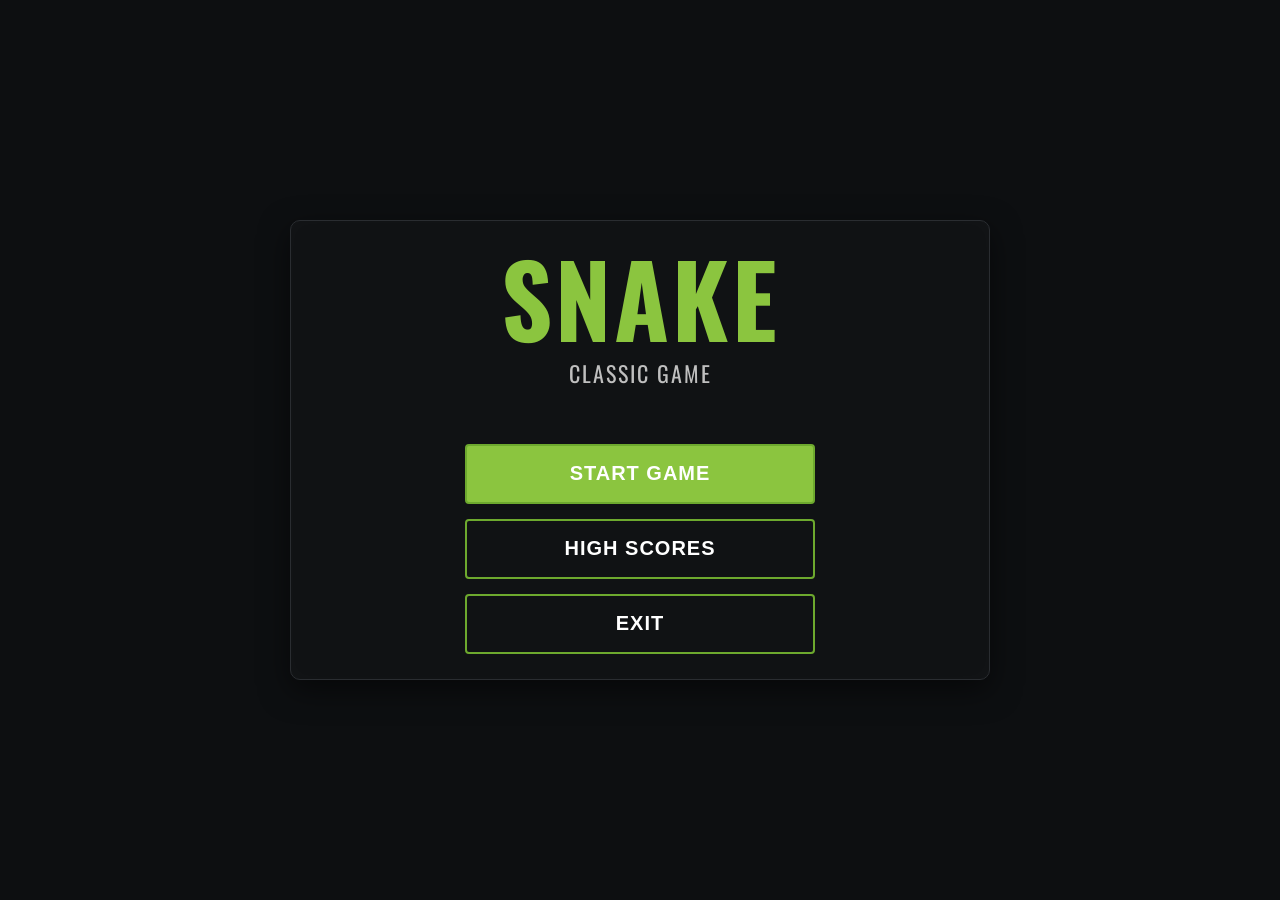
<file: STAGE/1/index.html>
<!DOCTYPE html>
<html lang="en">
<head>
    <meta charset="UTF-8">
    <meta name="viewport" content="width=device-width, initial-scale=1.0">
    <title>Snake Game</title>
    <link rel="stylesheet" href="style.css">
    <link href="https://fonts.googleapis.com/css2?family=Oswald:wght@400;600;700&display=swap" rel="stylesheet">
</head>
<body>

<div class="menu-container">
    <h1>SNAKE</h1>
    <p class="subtitle">CLASSIC GAME</p>

    <div class="buttons">
        <button class="btn start" onclick="startGame()">START GAME</button>
        <button class="btn" onclick="showScores()">HIGH SCORES</button>
        <button class="btn" onclick="exitGame()">EXIT</button>
    </div>
</div>

<script>
function startGame() {
    window.location.href = "../2/index.html";
}

function showScores() {
    const best = localStorage.getItem("snakeBest") || 0;
    alert("HIGH SCORE: " + best);
}

function exitGame() {
    window.close();
}
</script>

</body>
</html>
</file>
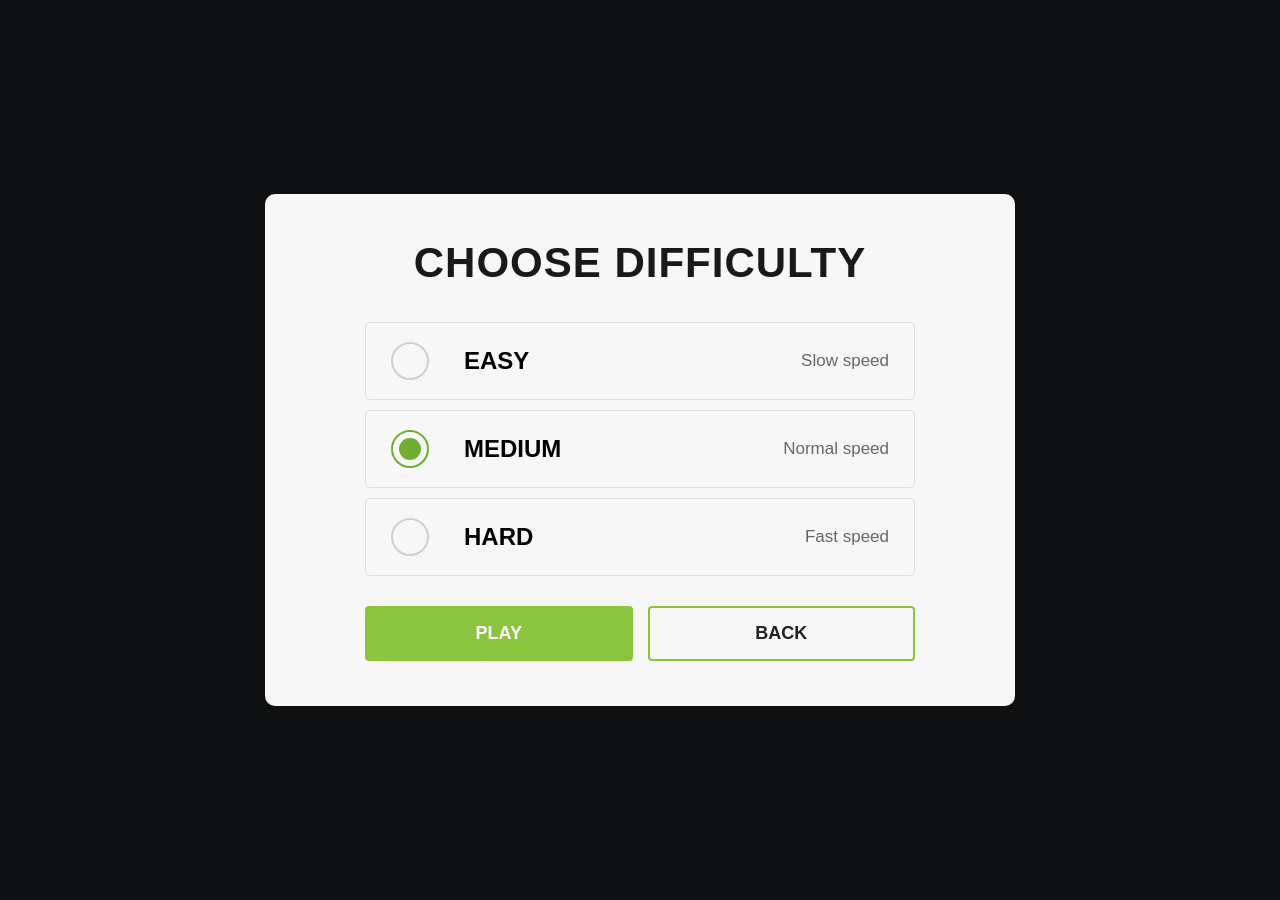
<file: STAGE/2/index.html>
<!DOCTYPE html>
<html lang="en">
<head>
    <meta charset="UTF-8">
    <meta name="viewport" content="width=device-width, initial-scale=1.0">
    <title>Snake - Choose Difficulty</title>
    <link rel="stylesheet" href="style.css">
</head>
<body>

<div class="difficulty-screen">

    <h1>CHOOSE DIFFICULTY</h1>

    <div class="difficulty-list">

        <label class="difficulty">
            <input type="radio" name="difficulty" value="easy">
            <span class="radio"></span>
            <span class="difficulty-name">EASY</span>
            <span class="difficulty-description">Slow speed</span>
        </label>

        <label class="difficulty">
            <input type="radio" name="difficulty" value="medium" checked>
            <span class="radio"></span>
            <span class="difficulty-name">MEDIUM</span>
            <span class="difficulty-description">Normal speed</span>
        </label>

        <label class="difficulty">
            <input type="radio" name="difficulty" value="hard">
            <span class="radio"></span>
            <span class="difficulty-name">HARD</span>
            <span class="difficulty-description">Fast speed</span>
        </label>

    </div>

    <div class="difficulty-buttons">
        <button class="play-btn" onclick="startGame()">PLAY</button>
        <button class="back-btn" onclick="goBack()">BACK</button>
    </div>

</div>

<script>
function startGame() {
    const selected = document.querySelector('input[name="difficulty"]:checked');
    window.location.href = "../3/index.html?difficulty=" + selected.value;
}

function goBack() {
    window.location.href = "../1/index.html";
}
</script>

</body>
</html>
</file>
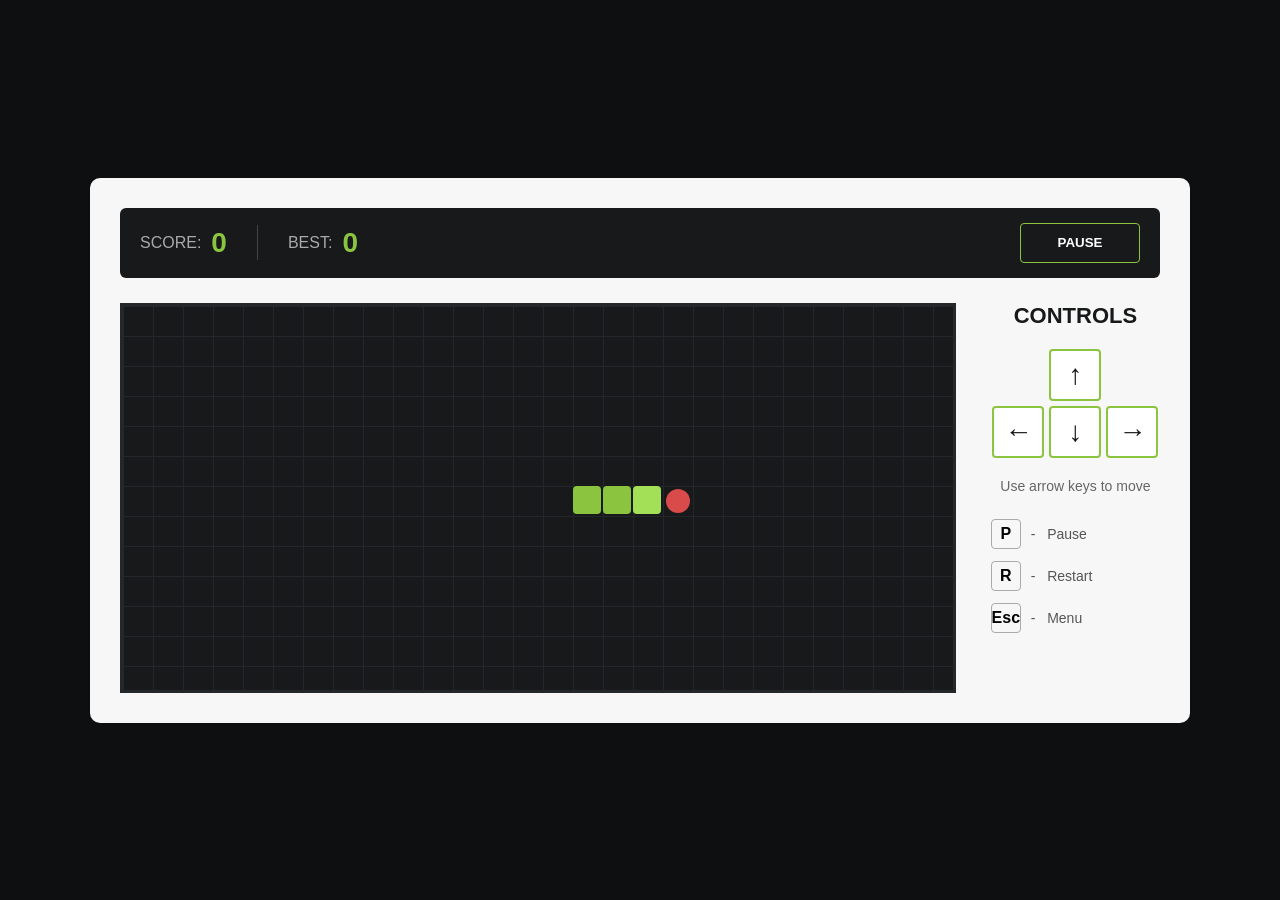
<file: STAGE/3/index.html>
<!DOCTYPE html>
<html lang="en">
<head>
    <meta charset="UTF-8">
    <meta name="viewport" content="width=device-width, initial-scale=1.0">
    <title>Snake Gameplay</title>
    <link rel="stylesheet" href="style.css">
</head>
<body>

<div class="game-panel">

    <div class="score-bar">

        <div class="score-item">
            <span>SCORE:</span>
            <strong id="score">0</strong>
        </div>

        <div class="divider"></div>

        <div class="score-item">
            <span>BEST:</span>
            <strong id="best">0</strong>
        </div>

        <button class="pause" id="pauseButton">PAUSE</button>

    </div>

    <div class="game-content">

        <div class="board" id="board">
            <div class="food" id="food"></div>
            <div class="snake" id="snake"></div>
        </div>

        <div class="controls">

            <h2>CONTROLS</h2>

            <div class="arrow up">↑</div>

            <div class="arrow-row">
                <div class="arrow">←</div>
                <div class="arrow">↓</div>
                <div class="arrow">→</div>
            </div>

            <p class="instruction">Use arrow keys to move</p>

            <div class="commands">
                <div>
                    <span>P</span>
                    <label>- &nbsp; Pause</label>
                </div>

                <div>
                    <span>R</span>
                    <label>- &nbsp; Restart</label>
                </div>

                <div>
                    <span>Esc</span>
                    <label>- &nbsp; Menu</label>
                </div>
            </div>

        </div>

    </div>

</div>

<script src="../js/game.js"></script>

</body>
</html>
</file>
<file: STAGE/1/style.css>
* {
    margin: 0;
    padding: 0;
    box-sizing: border-box;
}

body {
    font-family: "Oswald", sans-serif;
    background: #0d0f11;
    height: 100vh;
    display: flex;
    justify-content: center;
    align-items: center;
}

.menu-container {
    width: 700px;
    height: 460px;
    background: #101214;
    border: 1px solid #2a2d31;
    border-radius: 10px;
    display: flex;
    flex-direction: column;
    align-items: center;
    justify-content: center;
    box-shadow:
        inset 0 0 20px rgba(255,255,255,.02),
        0 10px 30px rgba(0,0,0,.5);
}

h1 {
    color: #8bc53f;
    font-size: 100px;
    letter-spacing: 3px;
    line-height: 1;
    font-weight: 700;
}

.subtitle {
    margin-top: 10px;
    margin-bottom: 55px;
    color: #bfbfbf;
    font-size: 22px;
    letter-spacing: 2px;
}

.buttons {
    width: 350px;
    display: flex;
    flex-direction: column;
    gap: 15px;
}

.btn {
    height: 60px;
    background: transparent;
    color: white;
    border: 2px solid #6da92e;
    border-radius: 4px;
    font-size: 20px;
    font-weight: 600;
    letter-spacing: 1px;
    cursor: pointer;
    transition: .25s;
}

.start {
    background: #8bc53f;
}

.start:hover,
.btn:hover {
    background: #8bc53f;
    color: #111;
}
</file>
<file: STAGE/2/style.css>
* {
    margin: 0;
    padding: 0;
    box-sizing: border-box;
}

body {
    min-height: 100vh;
    background: #0d0f11;
    font-family: Arial, Helvetica, sans-serif;
    display: flex;
    justify-content: center;
    align-items: center;
}

.difficulty-screen {
    width: 750px;
    min-height: 490px;
    background: #f7f7f7;
    border-radius: 10px;
    padding: 45px 100px;
    display: flex;
    flex-direction: column;
}

.difficulty-screen h1 {
    text-align: center;
    color: #17191b;
    font-family: Impact, "Arial Narrow", sans-serif;
    font-size: 42px;
    letter-spacing: 1px;
    margin-bottom: 35px;
}

.difficulty-list {
    display: flex;
    flex-direction: column;
    gap: 10px;
}

.difficulty {
    height: 78px;
    border: 1px solid #dedede;
    border-radius: 4px;
    display: flex;
    align-items: center;
    padding: 0 25px;
    cursor: pointer;
    transition: .2s;
}

.difficulty:hover {
    background: #eeeeee;
}

.difficulty input {
    display: none;
}

.radio {
    width: 38px;
    height: 38px;
    border: 2px solid #cfcfcf;
    border-radius: 50%;
    position: relative;
    margin-right: 35px;
}

.difficulty input:checked + .radio {
    border-color: #6fae32;
}

.difficulty input:checked + .radio::after {
    content: "";
    position: absolute;
    width: 22px;
    height: 22px;
    background: #6fae32;
    border-radius: 50%;
    top: 50%;
    left: 50%;
    transform: translate(-50%, -50%);
}

.difficulty-name {
    font-size: 24px;
    font-weight: bold;
}

.difficulty-description {
    margin-left: auto;
    color: #666;
    font-size: 17px;
}

.difficulty-buttons {
    margin-top: 30px;
    display: flex;
    gap: 15px;
}

.play-btn,
.back-btn {
    height: 55px;
    flex: 1;
    border-radius: 4px;
    font-size: 18px;
    font-weight: bold;
    cursor: pointer;
}

.play-btn {
    background: #8bc53f;
    border: 2px solid #8bc53f;
    color: white;
}

.back-btn {
    background: transparent;
    border: 2px solid #8bc53f;
    color: #222;
}

.play-btn:hover,
.back-btn:hover {
    background: #6fae32;
    color: white;
}
</file>
<file: STAGE/3/style.css>
* {
    margin: 0;
    padding: 0;
    box-sizing: border-box;
}

body {
    min-height: 100vh;
    background: #0d0f11;
    font-family: Arial, Helvetica, sans-serif;
    display: flex;
    justify-content: center;
    align-items: center;
}

.game-panel {
    width: 1100px;
    background: #f7f7f7;
    border-radius: 10px;
    padding: 30px;
}

.score-bar {
    height: 70px;
    display: flex;
    align-items: center;
    padding: 0 20px;
    background: #17191b;
    border-radius: 6px;
    color: white;
}

.score-item {
    display: flex;
    align-items: center;
    gap: 10px;
}

.score-item span {
    font-size: 16px;
    color: #aaa;
}

.score-item strong {
    font-size: 28px;
    color: #8bc53f;
}

.divider {
    width: 1px;
    height: 35px;
    background: #444;
    margin: 0 30px;
}

.pause {
    margin-left: auto;
    width: 120px;
    height: 40px;
    border: 1px solid #8bc53f;
    background: transparent;
    color: white;
    border-radius: 4px;
    cursor: pointer;
    font-weight: bold;
}

.pause:hover {
    background: #8bc53f;
    color: #111;
}

.game-content {
    display: flex;
    gap: 35px;
    margin-top: 25px;
}

.board {
    width: 840px;
    height: 390px;
    background-color: #17191b;
    position: relative;
    overflow: hidden;
    border: 3px solid #25282b;
    background-image:
        linear-gradient(#24272a 1px, transparent 1px),
        linear-gradient(90deg, #24272a 1px, transparent 1px);
    background-size: 30px 30px;
}

.snake {
    position: absolute;
    left: 0;
    top: 0;
    width: 100%;
    height: 100%;
}

.snake-part {
    position: absolute;
    width: 28px;
    height: 28px;
    background: #8bc53f;
    border-radius: 4px;
}

.snake-head {
    background: #a4df58;
}

.food {
    position: absolute;
    width: 24px;
    height: 24px;
    background: #d94a4a;
    border-radius: 50%;
    margin-left: 3px;
    margin-top: 3px;
}

.controls {
    width: 170px;
    display: flex;
    flex-direction: column;
    align-items: center;
}

.controls h2 {
    font-size: 22px;
    color: #17191b;
    margin-bottom: 20px;
}

.arrow {
    width: 52px;
    height: 52px;
    border: 2px solid #8bc53f;
    display: flex;
    justify-content: center;
    align-items: center;
    font-size: 28px;
    color: #17191b;
    border-radius: 4px;
    background: white;
}

.arrow-row {
    display: flex;
    gap: 5px;
    margin-top: 5px;
}

.instruction {
    margin-top: 20px;
    text-align: center;
    color: #666;
    font-size: 14px;
}

.commands {
    margin-top: 25px;
    width: 100%;
    display: flex;
    flex-direction: column;
    gap: 12px;
}

.commands div {
    display: flex;
    align-items: center;
    gap: 10px;
}

.commands span {
    width: 30px;
    height: 30px;
    border: 1px solid #aaa;
    display: flex;
    justify-content: center;
    align-items: center;
    font-weight: bold;
    border-radius: 4px;
}

.commands label {
    font-size: 14px;
    color: #555;
}
</file>
